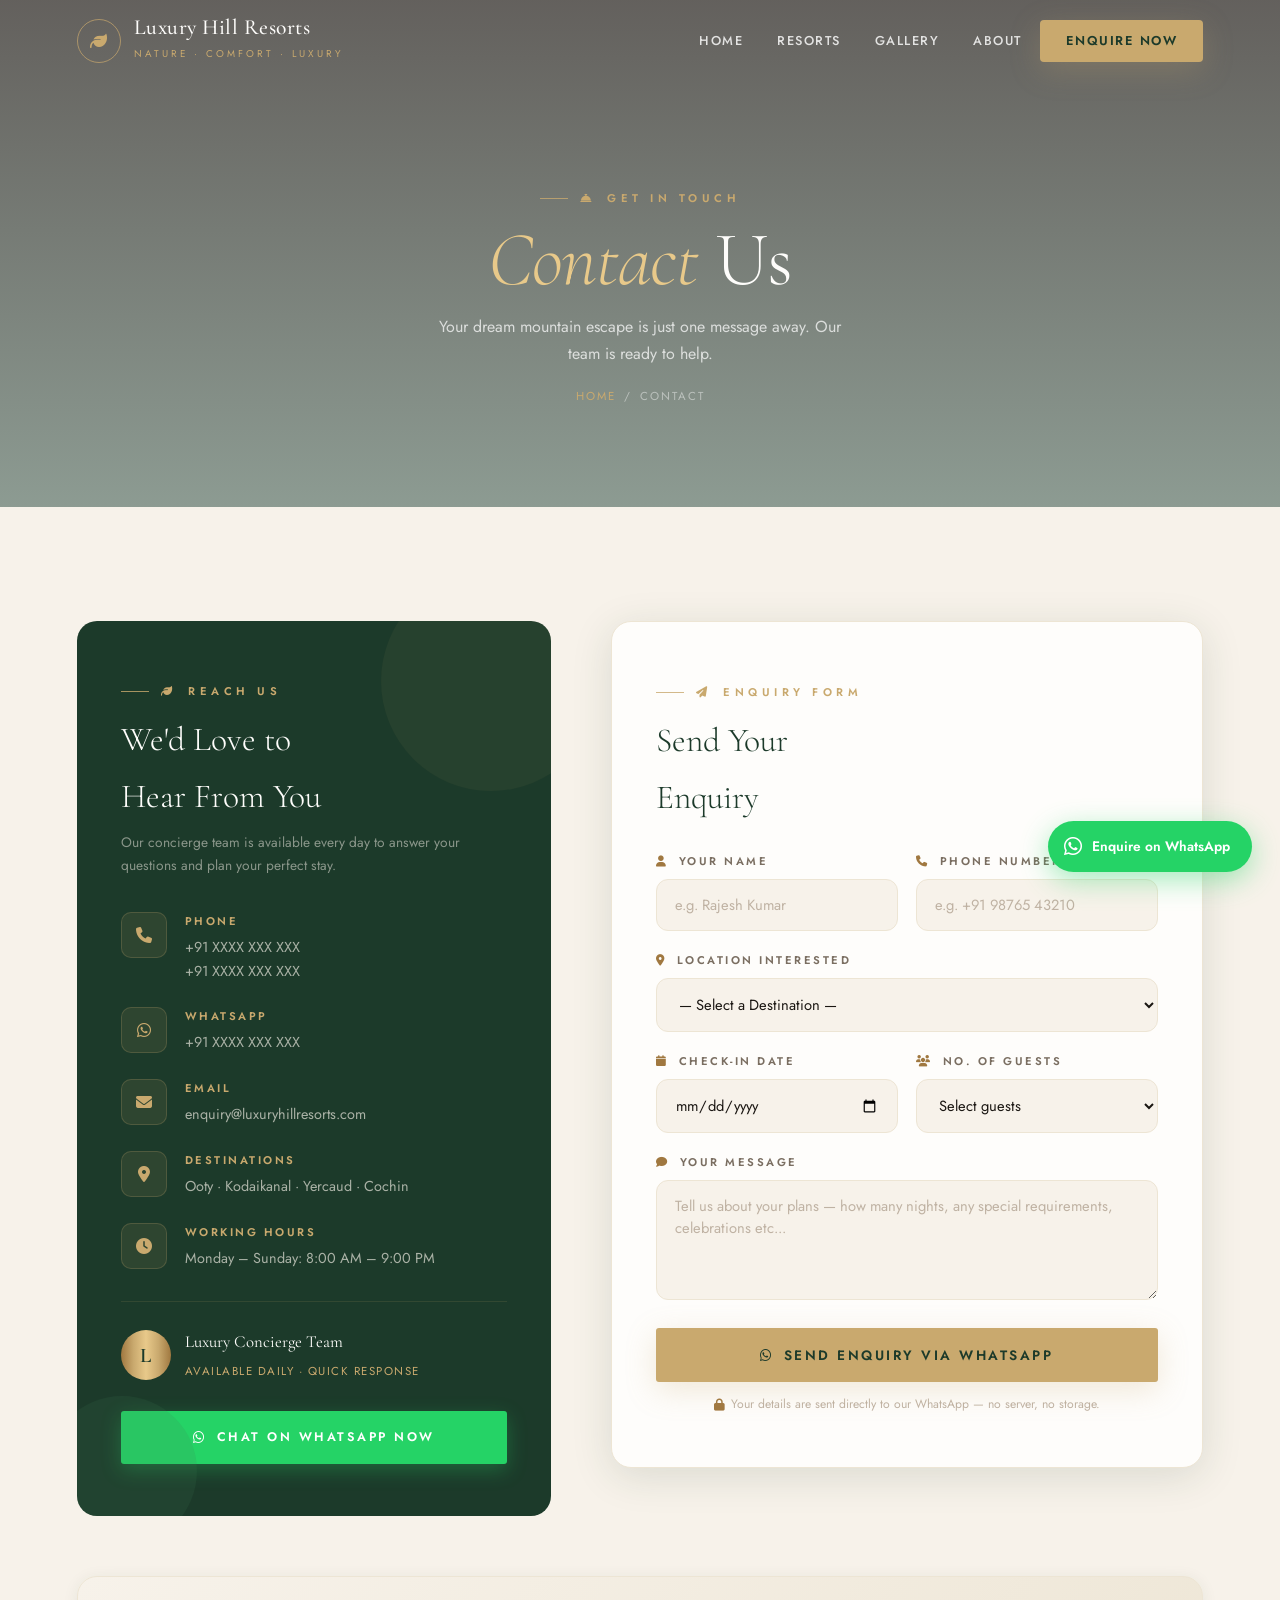
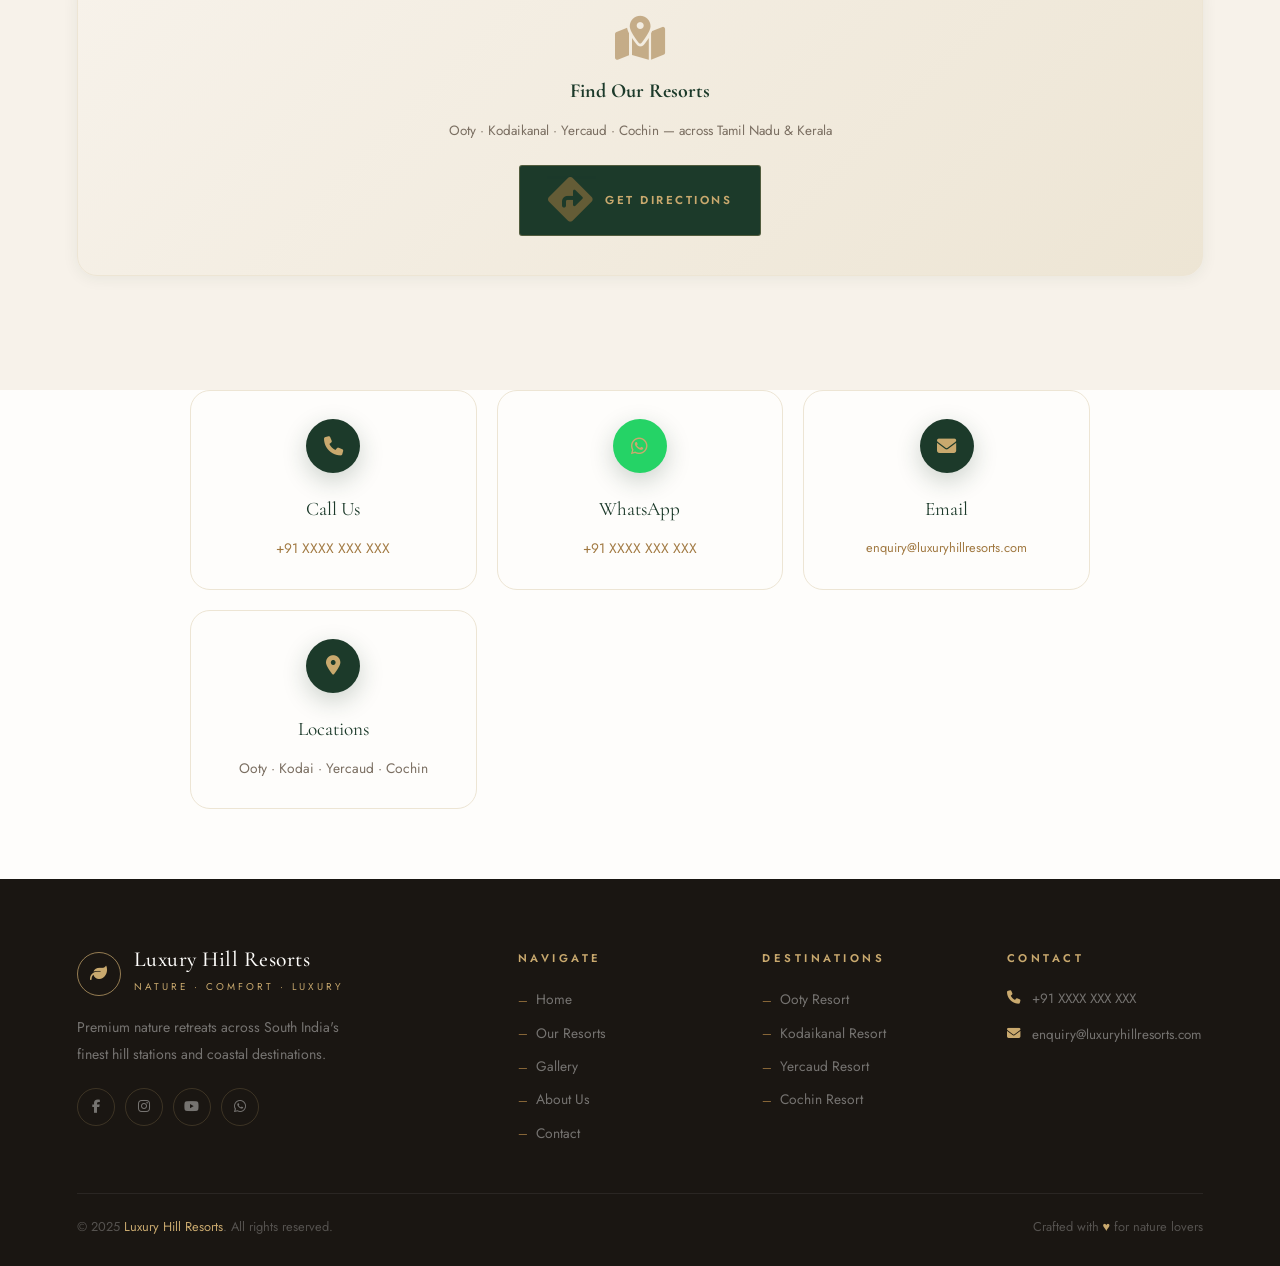
<file: contact.html>
<!DOCTYPE html>
<html lang="en">
<head>
  <meta charset="UTF-8" />
  <meta name="viewport" content="width=device-width, initial-scale=1.0" />
  <title>Contact — Luxury Hill Resorts</title>
  <link rel="stylesheet" href="css/style.css" />
  <link rel="stylesheet" href="https://cdnjs.cloudflare.com/ajax/libs/font-awesome/6.5.0/css/all.min.css" />
</head>
<body>

<nav class="navbar scrolled" id="navbar">
  <div class="nav-logo"><div class="nav-logo-emblem"><i class="fas fa-leaf"></i></div><div class="nav-logo-text"><strong>Luxury Hill Resorts</strong><span>Nature · Comfort · Luxury</span></div></div>
  <div class="nav-links">
    <a href="index.html">Home</a><a href="resorts.html">Resorts</a>
    <a href="gallery.html">Gallery</a><a href="about.html">About</a>
    <a href="contact.html" class="nav-enquire active">Enquire Now</a>
  </div>
  <div class="hamburger" id="hamburger"><span></span><span></span><span></span></div>
</nav>
<div class="mobile-menu" id="mobileMenu">
  <div class="mob-close" id="mobClose"><i class="fas fa-times"></i></div>
  <a href="index.html">Home</a><a href="resorts.html">Resorts</a><a href="gallery.html">Gallery</a><a href="about.html">About</a><a href="contact.html">Contact</a>
</div>

<!-- PAGE HERO -->
<div class="page-hero">
  <div class="page-hero-bg" style="background-image:url('https://images.unsplash.com/photo-1564501049412-61c2a3083791?w=1600&q=80')"></div>
  <div class="page-hero-overlay"></div>
  <div class="page-hero-content">
    <div class="section-label"><i class="fas fa-concierge-bell"></i> Get in Touch</div>
    <h1><em>Contact</em> Us</h1>
    <p>Your dream mountain escape is just one message away. Our team is ready to help.</p>
    <div class="breadcrumb"><a href="index.html">Home</a><span>/</span><span>Contact</span></div>
  </div>
</div>

<!-- CONTACT SECTION -->
<section class="section-pad" style="background:var(--cream);">
  <div class="contact-layout">

    <!-- LEFT: Info -->
    <div class="reveal-left">
      <div class="contact-info-box">
        <div class="section-label" style="margin-bottom:10px;"><i class="fas fa-leaf"></i> Reach Us</div>
        <h3>We'd Love to<br/>Hear From You</h3>
        <p class="sub">Our concierge team is available every day to answer your questions and plan your perfect stay.</p>

        <div class="ci-item">
          <div class="ci-icon"><i class="fas fa-phone"></i></div>
          <div class="ci-text">
            <h5>Phone</h5>
            <p><a href="tel:+91XXXXXXXXXX">+91 XXXX XXX XXX</a></p>
            <p><a href="tel:+91XXXXXXXXXX">+91 XXXX XXX XXX</a></p>
          </div>
        </div>

        <div class="ci-item">
          <div class="ci-icon"><i class="fab fa-whatsapp"></i></div>
          <div class="ci-text">
            <h5>WhatsApp</h5>
            <p><a href="https://wa.me/91XXXXXXXXXX" target="_blank">+91 XXXX XXX XXX</a></p>
          </div>
        </div>

        <div class="ci-item">
          <div class="ci-icon"><i class="fas fa-envelope"></i></div>
          <div class="ci-text">
            <h5>Email</h5>
            <p><a href="mailto:enquiry@luxuryhillresorts.com">enquiry@luxuryhillresorts.com</a></p>
          </div>
        </div>

        <div class="ci-item">
          <div class="ci-icon"><i class="fas fa-map-marker-alt"></i></div>
          <div class="ci-text">
            <h5>Destinations</h5>
            <p>Ooty · Kodaikanal · Yercaud · Cochin</p>
          </div>
        </div>

        <div class="ci-item">
          <div class="ci-icon"><i class="fas fa-clock"></i></div>
          <div class="ci-text">
            <h5>Working Hours</h5>
            <p>Monday – Sunday: 8:00 AM – 9:00 PM</p>
          </div>
        </div>

        <div class="contact-owner">
          <div class="owner-ava">L</div>
          <div>
            <h4>Luxury Concierge Team</h4>
            <span>Available Daily · Quick Response</span>
          </div>
        </div>

        <!-- Quick WhatsApp -->
        <a href="https://wa.me/91XXXXXXXXXX" target="_blank" class="btn btn-wa" style="margin-top:28px;width:100%;justify-content:center;">
          <i class="fab fa-whatsapp"></i> Chat on WhatsApp Now
        </a>
      </div>
    </div>

    <!-- RIGHT: Form -->
    <div class="reveal-right">
      <div class="contact-form-box">
        <div class="section-label" style="margin-bottom:10px;"><i class="fas fa-paper-plane"></i> Enquiry Form</div>
        <h3>Send Your<br/>Enquiry</h3>

        <form id="enquiryForm" novalidate>
          <div class="form-row">
            <div class="form-group">
              <label for="fname"><i class="fas fa-user" style="color:var(--gold-dk);margin-right:5px;"></i> Your Name</label>
              <input type="text" id="fname" name="fname" placeholder="e.g. Rajesh Kumar" autocomplete="name" required />
            </div>
            <div class="form-group">
              <label for="fphone"><i class="fas fa-phone" style="color:var(--gold-dk);margin-right:5px;"></i> Phone Number</label>
              <input type="tel" id="fphone" name="fphone" placeholder="e.g. +91 98765 43210" autocomplete="tel" required />
            </div>
          </div>

          <div class="form-group">
            <label for="flocation"><i class="fas fa-map-marker-alt" style="color:var(--gold-dk);margin-right:5px;"></i> Location Interested</label>
            <select id="flocation" name="flocation" required>
              <option value="">— Select a Destination —</option>
              <option value="Ooty Resort">Ooty Resort</option>
              <option value="Kodaikanal Resort">Kodaikanal Resort</option>
              <option value="Yercaud Resort">Yercaud Resort</option>
              <option value="Cochin Resort">Cochin Resort</option>
              <option value="Multiple Destinations">Multiple Destinations</option>
              <option value="Not Sure Yet">Not Sure Yet</option>
            </select>
          </div>

          <div class="form-row">
            <div class="form-group">
              <label for="fcheckin"><i class="fas fa-calendar" style="color:var(--gold-dk);margin-right:5px;"></i> Check-in Date</label>
              <input type="date" id="fcheckin" name="fcheckin" />
            </div>
            <div class="form-group">
              <label for="fguests"><i class="fas fa-users" style="color:var(--gold-dk);margin-right:5px;"></i> No. of Guests</label>
              <select id="fguests" name="fguests">
                <option value="">Select guests</option>
                <option>1 Guest</option>
                <option>2 Guests</option>
                <option>3 – 4 Guests</option>
                <option>5 – 6 Guests</option>
                <option>7+ Guests</option>
              </select>
            </div>
          </div>

          <div class="form-group">
            <label for="fmessage"><i class="fas fa-comment" style="color:var(--gold-dk);margin-right:5px;"></i> Your Message</label>
            <textarea id="fmessage" name="fmessage" placeholder="Tell us about your plans — how many nights, any special requirements, celebrations etc..." required></textarea>
          </div>

          <button type="submit" class="btn btn-gold" style="width:100%;justify-content:center;font-size:0.85rem;padding:17px;">
            <i class="fab fa-whatsapp"></i> Send Enquiry via WhatsApp
          </button>

          <p class="form-note">
            <i class="fas fa-lock" style="color:var(--gold-dk);"></i>
            Your details are sent directly to our WhatsApp — no server, no storage.
          </p>
        </form>
      </div>
    </div>

  </div>

  <!-- Map Placeholder -->
  <div class="map-box reveal" style="margin-top:60px;">
    <i class="fas fa-map-marked-alt"></i>
    <h4>Find Our Resorts</h4>
    <p>Ooty · Kodaikanal · Yercaud · Cochin — across Tamil Nadu &amp; Kerala</p>
    <a href="https://maps.google.com/?q=Ooty+Tamil+Nadu" target="_blank" class="btn btn-forest btn-sm" style="margin-top:10px;">
      <i class="fas fa-directions"></i> Get Directions
    </a>
    <!--
      Replace this div with a real Google Maps embed:
      <iframe src="https://www.google.com/maps/embed?pb=..." width="100%" height="300"
        style="border:0;border-radius:16px;" allowfullscreen loading="lazy"></iframe>
    -->
  </div>
</section>

<!-- QUICK CONTACT CARDS -->
<section class="section-pad-sm" style="background:var(--white); padding-top:0;">
  <div style="display:grid;grid-template-columns:repeat(auto-fill,minmax(220px,1fr));gap:20px;max-width:900px;margin:0 auto;">
    <div class="value-card reveal" style="padding:28px;text-align:center;">
      <div class="value-icon" style="width:54px;height:54px;font-size:1.2rem;"><i class="fas fa-phone"></i></div>
      <h3 style="font-size:1.2rem;">Call Us</h3>
      <p><a href="tel:+91XXXXXXXXXX" style="color:var(--gold-dk);">+91 XXXX XXX XXX</a></p>
    </div>
    <div class="value-card reveal" style="padding:28px;text-align:center;">
      <div class="value-icon" style="width:54px;height:54px;font-size:1.2rem;background:#25D366;"><i class="fab fa-whatsapp"></i></div>
      <h3 style="font-size:1.2rem;">WhatsApp</h3>
      <p><a href="https://wa.me/91XXXXXXXXXX" target="_blank" style="color:var(--gold-dk);">+91 XXXX XXX XXX</a></p>
    </div>
    <div class="value-card reveal" style="padding:28px;text-align:center;">
      <div class="value-icon" style="width:54px;height:54px;font-size:1.2rem;"><i class="fas fa-envelope"></i></div>
      <h3 style="font-size:1.2rem;">Email</h3>
      <p style="font-size:0.8rem;"><a href="mailto:enquiry@luxuryhillresorts.com" style="color:var(--gold-dk);">enquiry@luxuryhillresorts.com</a></p>
    </div>
    <div class="value-card reveal" style="padding:28px;text-align:center;">
      <div class="value-icon" style="width:54px;height:54px;font-size:1.2rem;"><i class="fas fa-map-marker-alt"></i></div>
      <h3 style="font-size:1.2rem;">Locations</h3>
      <p>Ooty · Kodai · Yercaud · Cochin</p>
    </div>
  </div>
</section>

<footer>
  <div class="footer-top">
    <div class="footer-brand"><div class="nav-logo" style="margin-bottom:0;"><div class="nav-logo-emblem"><i class="fas fa-leaf"></i></div><div class="nav-logo-text"><strong>Luxury Hill Resorts</strong><span>Nature · Comfort · Luxury</span></div></div><p>Premium nature retreats across South India's finest hill stations and coastal destinations.</p><div class="footer-social"><a href="#" class="soc-btn"><i class="fab fa-facebook-f"></i></a><a href="#" class="soc-btn"><i class="fab fa-instagram"></i></a><a href="#" class="soc-btn"><i class="fab fa-youtube"></i></a><a href="https://wa.me/91XXXXXXXXXX" target="_blank" class="soc-btn"><i class="fab fa-whatsapp"></i></a></div></div>
    <div class="footer-col"><h5>Navigate</h5><ul><li><a href="index.html">Home</a></li><li><a href="resorts.html">Our Resorts</a></li><li><a href="gallery.html">Gallery</a></li><li><a href="about.html">About Us</a></li><li><a href="contact.html">Contact</a></li></ul></div>
    <div class="footer-col"><h5>Destinations</h5><ul><li><a href="resorts.html#ooty">Ooty Resort</a></li><li><a href="resorts.html#kodaikanal">Kodaikanal Resort</a></li><li><a href="resorts.html#yercaud">Yercaud Resort</a></li><li><a href="resorts.html#cochin">Cochin Resort</a></li></ul></div>
    <div class="footer-col"><h5>Contact</h5><div class="ftr-ci"><i class="fas fa-phone"></i><span>+91 XXXX XXX XXX</span></div><div class="ftr-ci"><i class="fas fa-envelope"></i><span>enquiry@luxuryhillresorts.com</span></div></div>
  </div>
  <div class="footer-bottom"><p>&copy; 2025 <span class="gold">Luxury Hill Resorts</span>. All rights reserved.</p><p>Crafted with <span style="color:#C9A96E;">♥</span> for nature lovers</p></div>
</footer>
<a href="https://wa.me/91XXXXXXXXXX" target="_blank" class="wa-float"><i class="fab fa-whatsapp"></i><span>Enquire on WhatsApp</span></a>
<script src="js/script.js"></script>
</body>
</html>
</file>
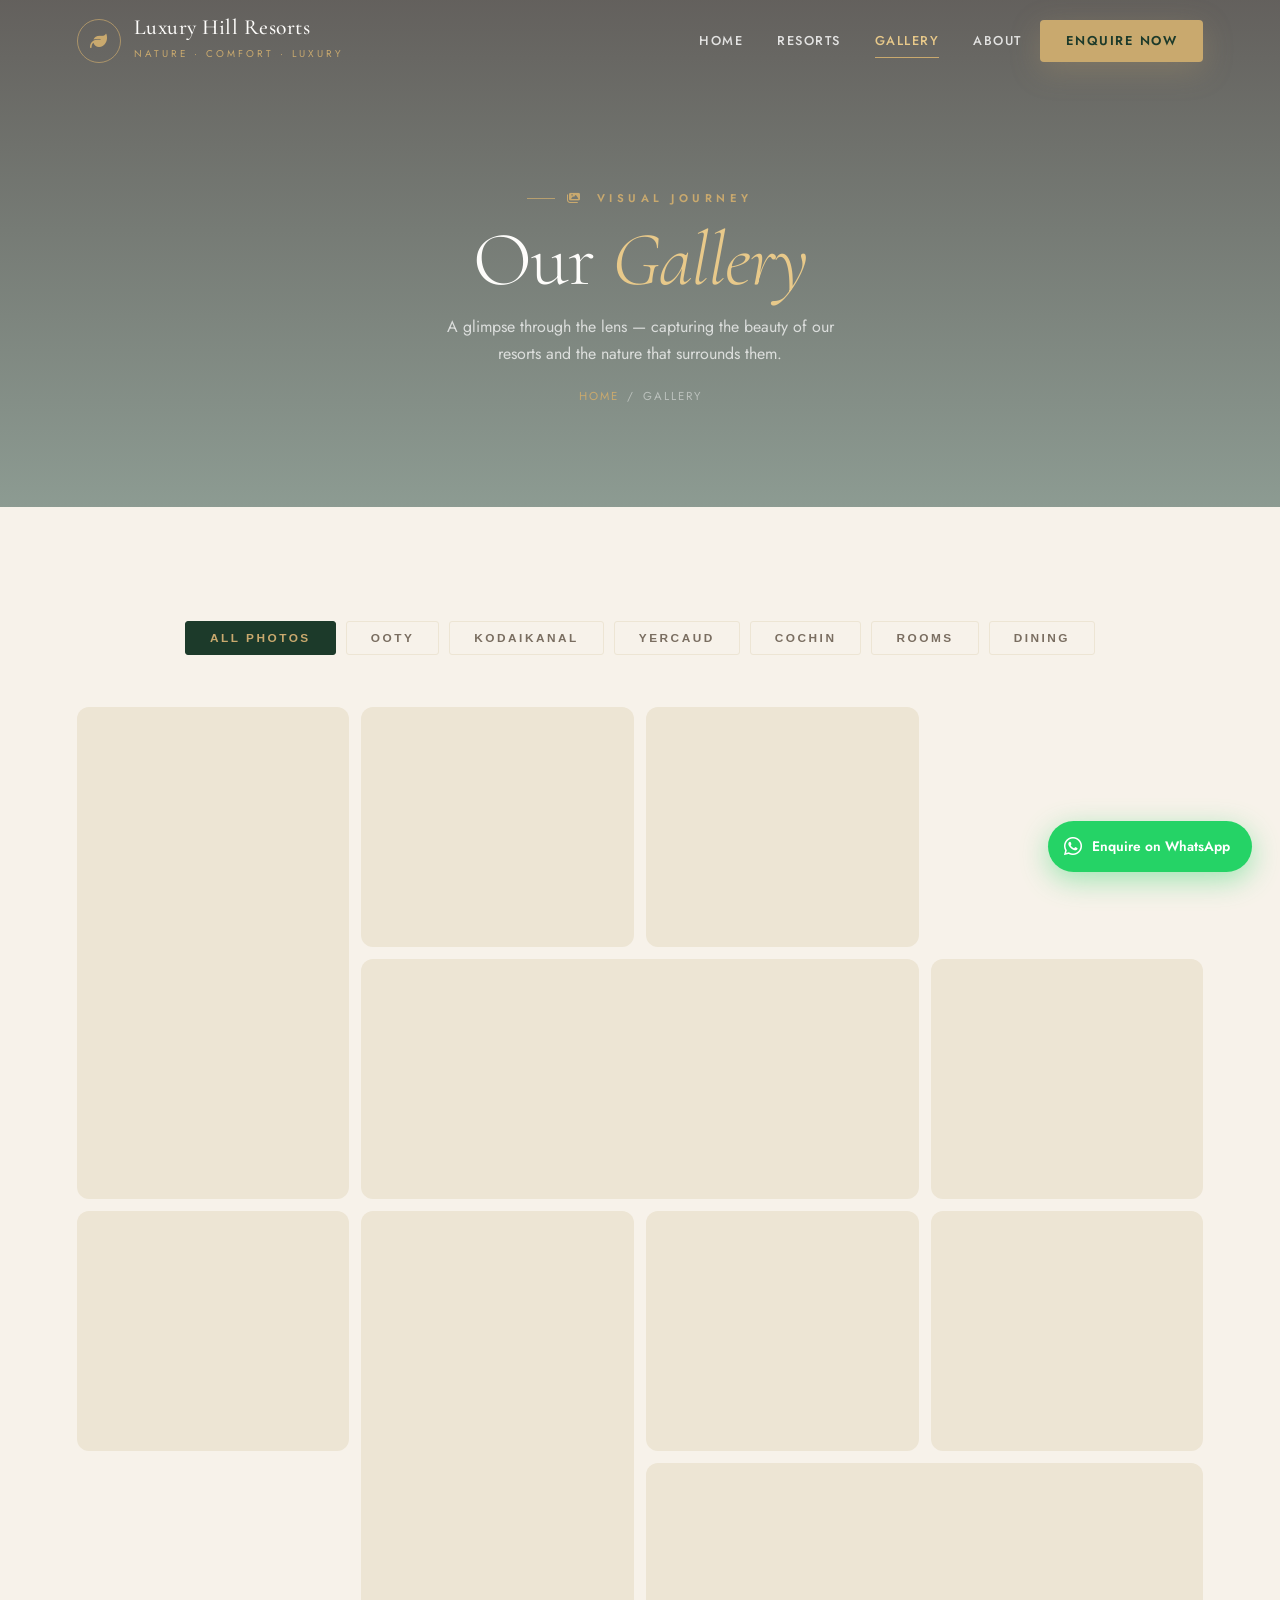
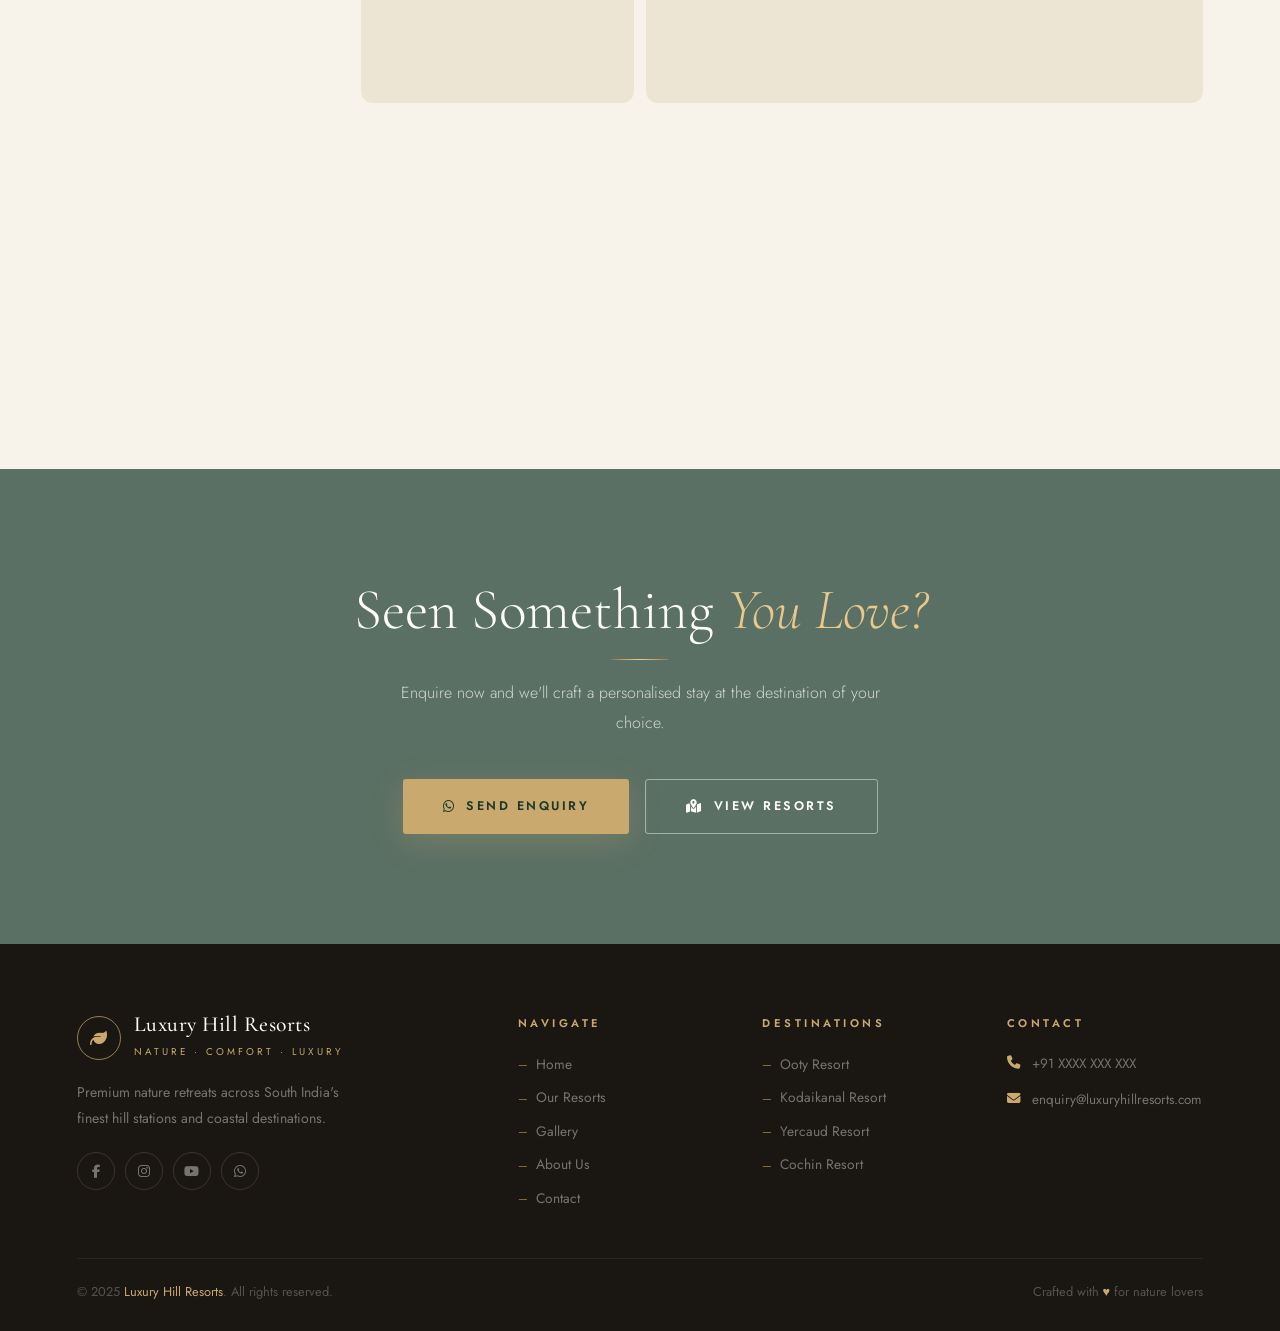
<file: gallery.html>
<!DOCTYPE html>
<html lang="en">
<head>
  <meta charset="UTF-8" />
  <meta name="viewport" content="width=device-width, initial-scale=1.0" />
  <title>Gallery — Luxury Hill Resorts</title>
  <link rel="stylesheet" href="css/style.css" />
  <link rel="stylesheet" href="https://cdnjs.cloudflare.com/ajax/libs/font-awesome/6.5.0/css/all.min.css" />
</head>
<body>

<nav class="navbar scrolled" id="navbar">
  <div class="nav-logo">
    <div class="nav-logo-emblem"><i class="fas fa-leaf"></i></div>
    <div class="nav-logo-text"><strong>Luxury Hill Resorts</strong><span>Nature · Comfort · Luxury</span></div>
  </div>
  <div class="nav-links">
    <a href="index.html">Home</a>
    <a href="resorts.html">Resorts</a>
    <a href="gallery.html" class="active">Gallery</a>
    <a href="about.html">About</a>
    <a href="contact.html" class="nav-enquire">Enquire Now</a>
  </div>
  <div class="hamburger" id="hamburger"><span></span><span></span><span></span></div>
</nav>
<div class="mobile-menu" id="mobileMenu">
  <div class="mob-close" id="mobClose"><i class="fas fa-times"></i></div>
  <a href="index.html">Home</a><a href="resorts.html">Resorts</a>
  <a href="gallery.html">Gallery</a><a href="about.html">About</a><a href="contact.html">Contact</a>
</div>

<!-- PAGE HERO -->
<div class="page-hero">
  <div class="page-hero-bg" style="background-image:url('https://images.unsplash.com/photo-1571896349842-33c89424de2d?w=1600&q=80')"></div>
  <div class="page-hero-overlay"></div>
  <div class="page-hero-content">
    <div class="section-label"><i class="fas fa-images"></i> Visual Journey</div>
    <h1>Our <em>Gallery</em></h1>
    <p>A glimpse through the lens — capturing the beauty of our resorts and the nature that surrounds them.</p>
    <div class="breadcrumb"><a href="index.html">Home</a><span>/</span><span>Gallery</span></div>
  </div>
</div>

<!-- GALLERY SECTION -->
<section class="section-pad" style="background:var(--cream);">

  <!-- Filter buttons -->
  <div class="gallery-filters">
    <button class="gal-btn active" data-cat="all">All Photos</button>
    <button class="gal-btn" data-cat="ooty">Ooty</button>
    <button class="gal-btn" data-cat="kodaikanal">Kodaikanal</button>
    <button class="gal-btn" data-cat="yercaud">Yercaud</button>
    <button class="gal-btn" data-cat="cochin">Cochin</button>
    <button class="gal-btn" data-cat="rooms">Rooms</button>
    <button class="gal-btn" data-cat="dining">Dining</button>
  </div>

  <!-- Masonry Grid -->
  <div class="gallery-masonry stagger">

    <!-- Row 1 -->
    <div class="gal-item tall reveal" data-cat="ooty" data-title="Nilgiri Morning Mist" data-loc="Ooty Resort">
      <div class="gal-item-bg" style="background-image:url('https://images.unsplash.com/photo-1598896174991-2ec1c5da65f1?w=600&q=80')"></div>
      <div class="gal-overlay"><span>Nilgiri Morning</span></div>
      <div class="gal-zoom"><i class="fas fa-search-plus"></i></div>
    </div>

    <div class="gal-item reveal" data-cat="rooms" data-title="Luxury Suite Interior" data-loc="All Resorts">
      <div class="gal-item-bg" style="background-image:url('https://images.unsplash.com/photo-1631049307264-da0ec9d70304?w=600&q=80')"></div>
      <div class="gal-overlay"><span>Luxury Suite</span></div>
      <div class="gal-zoom"><i class="fas fa-search-plus"></i></div>
    </div>

    <div class="gal-item reveal" data-cat="kodaikanal" data-title="Pine Forest Trail" data-loc="Kodaikanal Resort">
      <div class="gal-item-bg" style="background-image:url('https://images.unsplash.com/photo-1475924156734-496f6cac6ec1?w=600&q=80')"></div>
      <div class="gal-overlay"><span>Pine Forest Trail</span></div>
      <div class="gal-zoom"><i class="fas fa-search-plus"></i></div>
    </div>

    <!-- Row 2 -->
    <div class="gal-item wide reveal" data-cat="ooty" data-title="Tea Garden Sunrise" data-loc="Ooty Resort">
      <div class="gal-item-bg" style="background-image:url('https://images.unsplash.com/photo-1558618666-fcd25c85cd64?w=900&q=80')"></div>
      <div class="gal-overlay"><span>Tea Garden Sunrise</span></div>
      <div class="gal-zoom"><i class="fas fa-search-plus"></i></div>
    </div>

    <div class="gal-item reveal" data-cat="dining" data-title="Forest Dining Experience" data-loc="All Resorts">
      <div class="gal-item-bg" style="background-image:url('https://images.unsplash.com/photo-1414235077428-338989a2e8c0?w=600&q=80')"></div>
      <div class="gal-overlay"><span>Forest Dining</span></div>
      <div class="gal-zoom"><i class="fas fa-search-plus"></i></div>
    </div>

    <div class="gal-item reveal" data-cat="yercaud" data-title="Coffee Estate Walk" data-loc="Yercaud Resort">
      <div class="gal-item-bg" style="background-image:url('https://images.unsplash.com/photo-1516939884455-1445c8652f83?w=600&q=80')"></div>
      <div class="gal-overlay"><span>Coffee Estate</span></div>
      <div class="gal-zoom"><i class="fas fa-search-plus"></i></div>
    </div>

    <div class="gal-item tall reveal" data-cat="cochin" data-title="Backwater Sunset" data-loc="Cochin Resort">
      <div class="gal-item-bg" style="background-image:url('https://images.unsplash.com/photo-1602216056096-3b40cc0c9944?w=600&q=80')"></div>
      <div class="gal-overlay"><span>Backwater Sunset</span></div>
      <div class="gal-zoom"><i class="fas fa-search-plus"></i></div>
    </div>

    <!-- Row 3 -->
    <div class="gal-item reveal" data-cat="rooms" data-title="Premium King Bedroom" data-loc="Kodaikanal Resort">
      <div class="gal-item-bg" style="background-image:url('https://images.unsplash.com/photo-1540518614846-7eded433c457?w=600&q=80')"></div>
      <div class="gal-overlay"><span>King Bedroom</span></div>
      <div class="gal-zoom"><i class="fas fa-search-plus"></i></div>
    </div>

    <div class="gal-item reveal" data-cat="kodaikanal" data-title="Lake View Morning" data-loc="Kodaikanal Resort">
      <div class="gal-item-bg" style="background-image:url('https://images.unsplash.com/photo-1586348943529-beaae6c28db9?w=600&q=80')"></div>
      <div class="gal-overlay"><span>Lake View Morning</span></div>
      <div class="gal-zoom"><i class="fas fa-search-plus"></i></div>
    </div>

    <div class="gal-item wide reveal" data-cat="cochin" data-title="Cochin Heritage Walk" data-loc="Cochin Resort">
      <div class="gal-item-bg" style="background-image:url('https://images.unsplash.com/photo-1564507592333-c60657eea523?w=900&q=80')"></div>
      <div class="gal-overlay"><span>Heritage Walk</span></div>
      <div class="gal-zoom"><i class="fas fa-search-plus"></i></div>
    </div>

    <div class="gal-item reveal" data-cat="dining" data-title="Breakfast in the Hills" data-loc="Ooty Resort">
      <div class="gal-item-bg" style="background-image:url('https://images.unsplash.com/photo-1533089860892-a7c6f10a081a?w=600&q=80')"></div>
      <div class="gal-overlay"><span>Breakfast in Hills</span></div>
      <div class="gal-zoom"><i class="fas fa-search-plus"></i></div>
    </div>

    <div class="gal-item reveal" data-cat="yercaud" data-title="Forest Cottage Exterior" data-loc="Yercaud Resort">
      <div class="gal-item-bg" style="background-image:url('https://images.unsplash.com/photo-1520250497591-112f2f40a3f4?w=600&q=80')"></div>
      <div class="gal-overlay"><span>Forest Cottage</span></div>
      <div class="gal-zoom"><i class="fas fa-search-plus"></i></div>
    </div>

    <div class="gal-item reveal" data-cat="rooms" data-title="Balcony with Mountain View" data-loc="Ooty Resort">
      <div class="gal-item-bg" style="background-image:url('https://images.unsplash.com/photo-1571003123894-1f0594d2b5d9?w=600&q=80')"></div>
      <div class="gal-overlay"><span>Mountain View Balcony</span></div>
      <div class="gal-zoom"><i class="fas fa-search-plus"></i></div>
    </div>

  </div>
</section>

<!-- LIGHTBOX -->
<div class="lightbox" id="lightbox">
  <div class="lb-close-btn" id="lbClose"><i class="fas fa-times"></i></div>
  <div class="lb-nav" id="lbPrev"><i class="fas fa-chevron-left"></i></div>
  <div class="lb-nav" id="lbNext"><i class="fas fa-chevron-right"></i></div>
  <div class="lb-wrap">
    <div class="lb-visual">
      <i class="fas fa-image"></i>
      <p>Resort Photography</p>
    </div>
    <div class="lb-info">
      <h4 class="lb-title">Photo Title</h4>
      <span class="lb-loc">Location</span>
    </div>
  </div>
</div>

<!-- CTA -->
<section class="cta-banner">
  <h2 class="section-title light" style="margin-bottom:14px;">Seen Something <em>You Love?</em></h2>
  <div class="gold-rule center"></div>
  <p class="section-desc light" style="margin:16px auto 40px;">Enquire now and we'll craft a personalised stay at the destination of your choice.</p>
  <div class="cta-btns">
    <button class="btn btn-gold" onclick="waEnquire('Gallery Enquiry')">
      <i class="fab fa-whatsapp"></i> Send Enquiry
    </button>
    <a href="resorts.html" class="btn btn-outline"><i class="fas fa-map-marked-alt"></i> View Resorts</a>
  </div>
</section>

<footer>
  <div class="footer-top">
    <div class="footer-brand">
      <div class="nav-logo" style="margin-bottom:0;"><div class="nav-logo-emblem"><i class="fas fa-leaf"></i></div><div class="nav-logo-text"><strong>Luxury Hill Resorts</strong><span>Nature · Comfort · Luxury</span></div></div>
      <p>Premium nature retreats across South India's finest hill stations and coastal destinations.</p>
      <div class="footer-social"><a href="#" class="soc-btn"><i class="fab fa-facebook-f"></i></a><a href="#" class="soc-btn"><i class="fab fa-instagram"></i></a><a href="#" class="soc-btn"><i class="fab fa-youtube"></i></a><a href="https://wa.me/91XXXXXXXXXX" target="_blank" class="soc-btn"><i class="fab fa-whatsapp"></i></a></div>
    </div>
    <div class="footer-col"><h5>Navigate</h5><ul><li><a href="index.html">Home</a></li><li><a href="resorts.html">Our Resorts</a></li><li><a href="gallery.html">Gallery</a></li><li><a href="about.html">About Us</a></li><li><a href="contact.html">Contact</a></li></ul></div>
    <div class="footer-col"><h5>Destinations</h5><ul><li><a href="resorts.html#ooty">Ooty Resort</a></li><li><a href="resorts.html#kodaikanal">Kodaikanal Resort</a></li><li><a href="resorts.html#yercaud">Yercaud Resort</a></li><li><a href="resorts.html#cochin">Cochin Resort</a></li></ul></div>
    <div class="footer-col"><h5>Contact</h5><div class="ftr-ci"><i class="fas fa-phone"></i><span>+91 XXXX XXX XXX</span></div><div class="ftr-ci"><i class="fas fa-envelope"></i><span>enquiry@luxuryhillresorts.com</span></div></div>
  </div>
  <div class="footer-bottom"><p>&copy; 2025 <span class="gold">Luxury Hill Resorts</span>. All rights reserved.</p><p>Crafted with <span style="color:#C9A96E;">♥</span> for nature lovers</p></div>
</footer>
<a href="https://wa.me/91XXXXXXXXXX" target="_blank" class="wa-float"><i class="fab fa-whatsapp"></i><span>Enquire on WhatsApp</span></a>
<script src="js/script.js"></script>
</body>
</html>
</file>
<file: css/style.css>
/* =====================================================
   LUXURY HILL RESORTS — Premium CSS Stylesheet
   Palette: Deep Forest Green · Warm Gold · Ivory Cream
   Fonts: Cormorant Garamond (display) + Jost (body)
   ===================================================== */

@import url('https://fonts.googleapis.com/css2?family=Cormorant+Garamond:ital,wght@0,300;0,400;0,500;0,600;1,300;1,400;1,600&family=Jost:wght@300;400;500;600;700&display=swap');

/* ============================================================
   CSS VARIABLES
   ============================================================ */
:root {
  --forest:     #1C3A2A;
  --forest-md:  #2D5A3D;
  --forest-lt:  #3D7A52;
  --gold:       #C9A96E;
  --gold-lt:    #E8C98A;
  --gold-dk:    #A07840;
  --cream:      #F7F2EA;
  --cream-dk:   #EDE5D4;
  --stone:      #7A6E61;
  --stone-lt:   #BFB2A3;
  --charcoal:   #1A1612;
  --white:      #FEFDFB;

  --grad-forest:   linear-gradient(135deg, #1C3A2A, #2D5A3D);
  --grad-gold:     linear-gradient(90deg, #A07840, #C9A96E, #E8C98A, #C9A96E, #A07840);
  --grad-hero:     linear-gradient(180deg, rgba(28,58,42,0.5) 0%, rgba(28,58,42,0.15) 40%, rgba(28,58,42,0.72) 100%);
  --grad-card:     linear-gradient(180deg, transparent 35%, rgba(20,40,28,0.95) 100%);
  --grad-warm:     linear-gradient(135deg, #F7F2EA, #EDE5D4);

  --font-display: 'Cormorant Garamond', serif;
  --font-body:    'Jost', sans-serif;

  --radius:    12px;
  --radius-lg: 20px;
  --radius-xl: 40px;

  --shadow-sm:  0 2px 16px rgba(28,58,42,0.07);
  --shadow-md:  0 8px 40px rgba(28,58,42,0.13);
  --shadow-lg:  0 24px 70px rgba(28,58,42,0.18);
  --shadow-gold:0 8px 30px rgba(201,169,110,0.25);
}

/* ============================================================
   RESET & BASE
   ============================================================ */
*, *::before, *::after { box-sizing: border-box; margin: 0; padding: 0; }
html { scroll-behavior: smooth; }
body {
  font-family: var(--font-body);
  background: var(--white);
  color: var(--charcoal);
  overflow-x: hidden;
  line-height: 1.7;
}
a { color: inherit; text-decoration: none; }
img { max-width: 100%; display: block; }
ul { list-style: none; }

::-webkit-scrollbar { width: 5px; }
::-webkit-scrollbar-track { background: var(--cream); }
::-webkit-scrollbar-thumb { background: var(--gold); border-radius: 3px; }

/* ============================================================
   NAVBAR
   ============================================================ */
.navbar {
  position: fixed; top: 0; left: 0; right: 0; z-index: 1000;
  display: flex; align-items: center; justify-content: space-between;
  padding: 0 6%; height: 82px;
  background: transparent;
  transition: all 0.4s ease;
}
.navbar.scrolled {
  background: rgba(26,22,18,0.96);
  backdrop-filter: blur(20px);
  height: 66px;
  box-shadow: 0 4px 30px rgba(0,0,0,0.3);
}
.nav-logo { display: flex; align-items: center; gap: 13px; }
.nav-logo-emblem {
  width: 44px; height: 44px; border-radius: 50%;
  border: 1.5px solid rgba(201,169,110,0.7);
  display: flex; align-items: center; justify-content: center;
  color: var(--gold); font-size: 1.05rem; flex-shrink: 0;
}
.nav-logo-text strong {
  display: block; font-family: var(--font-display);
  font-size: 1.35rem; font-weight: 500; color: var(--white);
  letter-spacing: 0.5px; line-height: 1;
}
.nav-logo-text span {
  font-size: 0.62rem; color: var(--gold); letter-spacing: 3px;
  text-transform: uppercase; font-weight: 400;
}
.nav-links { display: flex; align-items: center; gap: 2px; }
.nav-links a {
  font-family: var(--font-body); font-size: 0.8rem; font-weight: 500;
  letter-spacing: 1.5px; text-transform: uppercase;
  color: rgba(255,255,255,0.82); padding: 8px 16px; border-radius: 4px;
  transition: all 0.3s; position: relative;
}
.nav-links a::after {
  content: ''; position: absolute; bottom: 2px; left: 50%; right: 50%;
  height: 1px; background: var(--gold); transition: all 0.35s;
}
.nav-links a:hover, .nav-links a.active { color: var(--gold-lt); }
.nav-links a:hover::after, .nav-links a.active::after { left: 16px; right: 16px; }
.nav-enquire {
  padding: 10px 26px !important; border-radius: 4px !important;
  background: var(--gold) !important; color: var(--forest) !important;
  font-weight: 600 !important; box-shadow: var(--shadow-gold);
}
.nav-enquire:hover {
  background: var(--gold-lt) !important;
  transform: translateY(-2px);
  box-shadow: 0 10px 28px rgba(201,169,110,0.4) !important;
}
.nav-enquire::after { display: none !important; }
.hamburger { display: none; flex-direction: column; gap: 5px; cursor: pointer; padding: 6px; }
.hamburger span { display: block; width: 24px; height: 1.5px; background: var(--white); border-radius: 2px; transition: all 0.3s; }
.hamburger.open span:nth-child(1) { transform: translateY(6.5px) rotate(45deg); }
.hamburger.open span:nth-child(2) { opacity: 0; }
.hamburger.open span:nth-child(3) { transform: translateY(-6.5px) rotate(-45deg); }
.mobile-menu {
  display: none; position: fixed; inset: 0; z-index: 999;
  background: var(--charcoal);
  flex-direction: column; align-items: center; justify-content: center; gap: 6px;
}
.mobile-menu.open { display: flex; }
.mobile-menu a {
  font-family: var(--font-display); font-size: 2.4rem; font-weight: 300;
  color: var(--cream); letter-spacing: 2px; padding: 10px 40px;
  transition: color 0.3s; font-style: italic;
}
.mobile-menu a:hover { color: var(--gold); }
.mob-close {
  position: absolute; top: 28px; right: 28px;
  color: var(--gold-lt); font-size: 1.4rem; cursor: pointer;
  width: 42px; height: 42px; display: flex; align-items: center; justify-content: center;
  border: 1px solid rgba(201,169,110,0.3); border-radius: 50%; transition: all 0.3s;
}
.mob-close:hover { background: var(--gold); color: var(--forest); }

/* ============================================================
   HERO
   ============================================================ */
.hero {
  position: relative; min-height: 100vh;
  display: flex; align-items: center;
  overflow: visible;
  padding-bottom: 120px; 
}
.hero-bg {
  position: absolute; inset: 0;
  background:
    var(--grad-hero),
    url('https://images.unsplash.com/photo-1506905925346-21bda4d32df4?w=1800&q=80') center/cover no-repeat;
  animation: heroZoom 22s ease-in-out infinite alternate;
}
@keyframes heroZoom { from{transform:scale(1.03);} to{transform:scale(1.1);} }
.hero-vignette {
  position: absolute; inset: 0; z-index: 1;
  background: radial-gradient(ellipse 100% 100% at 50% 50%, transparent 30%, rgba(20,36,26,0.6) 100%);
}
.hero-content {
  position: relative; z-index: 2;
  padding: 0 6%; margin-top: 42px; max-width: 900px;
}
.hero-eyebrow {
  display: inline-flex; align-items: center; gap: 16px;
  font-size: 0.7rem; font-weight: 600; letter-spacing: 5px; text-transform: uppercase;
  color: var(--gold); margin-bottom: 26px;
  animation: fadeInUp 0.9s ease both;
}
.hero-eyebrow::before, .hero-eyebrow::after {
  content: ''; display: block; width: 40px; height: 1px; background: var(--gold); opacity: 0.7;
}
.hero-title {
  font-family: var(--font-display);
  font-size: clamp(4rem, 8.5vw, 8.5rem);
  font-weight: 300; line-height: 0.93; color: var(--white);
  margin-bottom: 10px; letter-spacing: -2px;
  animation: fadeInUp 0.9s ease 0.1s both;
}
.hero-title em { font-style: italic; color: var(--gold-lt); display: block; }
.hero-sub {
  font-size: clamp(0.95rem, 1.5vw, 1.12rem);
  font-weight: 300; color: rgba(247,242,234,0.78);
  letter-spacing: 1.5px; margin-bottom: 52px;
  max-width: 420px; line-height: 1.9;
  animation: fadeInUp 0.9s ease 0.2s both;
}
.hero-cta-row {
  display: flex; gap: 16px; align-items: center; flex-wrap: wrap;
  animation: fadeInUp 0.9s ease 0.3s both;
}
.hero-scroll-hint {
  position: absolute; bottom: 38px; left: 50%; transform: translateX(-50%);
  z-index: 2; display: flex; flex-direction: column; align-items: center; gap: 10px;
  animation: fadeInUp 0.9s ease 0.6s both; cursor: pointer;
}
.hero-scroll-hint span { font-size: 0.62rem; letter-spacing: 3.5px; text-transform: uppercase; color: rgba(255,255,255,0.5); }
.scroll-bar {
  width: 1px; height: 52px;
  background: linear-gradient(to bottom, var(--gold), transparent);
  animation: scrollPulse 2.2s ease-in-out infinite;
}
@keyframes scrollPulse { 0%,100%{opacity:0.35;transform:scaleY(0.7);}50%{opacity:1;transform:scaleY(1);} }

/* Location strip at bottom of hero */
.hero-locations {
  position: absolute; bottom: 0; left: 0; right: 0; z-index: 2;
  background: rgba(26,22,18,0.82); backdrop-filter: blur(16px);
  border-top: 1px solid rgba(201,169,110,0.18);
  display: grid; grid-template-columns: repeat(4,1fr);
}
.hloc {
  padding: 22px 28px; display: flex; align-items: center; gap: 14px;
  border-right: 1px solid rgba(201,169,110,0.12); cursor: pointer; transition: all 0.3s;
}
.hloc:last-child { border-right: none; }
.hloc:hover { background: rgba(201,169,110,0.06); }
.hloc-icon {
  width: 40px; height: 40px; border-radius: 50%; flex-shrink: 0;
  background: rgba(201,169,110,0.1); border: 1px solid rgba(201,169,110,0.25);
  display: flex; align-items: center; justify-content: center;
  color: var(--gold); font-size: 0.95rem;
}
.hloc strong { display: block; font-family: var(--font-display); font-size: 1.1rem; font-weight: 500; color: var(--white); }
.hloc span { font-size: 0.68rem; letter-spacing: 1.5px; text-transform: uppercase; color: var(--gold); }

/* ============================================================
   BUTTONS
   ============================================================ */
.btn {
  display: inline-flex; align-items: center; gap: 10px;
  padding: 16px 40px; font-family: var(--font-body);
  font-size: 0.78rem; font-weight: 600; letter-spacing: 2.5px; text-transform: uppercase;
  border: none; cursor: pointer; border-radius: 3px; transition: all 0.35s;
  position: relative; overflow: hidden;
}
.btn::before {
  content: ''; position: absolute; inset: 0;
  background: rgba(255,255,255,0.1); transform: translateX(-100%); transition: transform 0.4s;
}
.btn:hover::before { transform: translateX(0); }
.btn-gold  { background: var(--gold); color: var(--forest); box-shadow: var(--shadow-gold); }
.btn-gold:hover { background: var(--gold-lt); transform: translateY(-3px); box-shadow: 0 14px 36px rgba(201,169,110,0.42); }
.btn-outline { background: transparent; color: var(--white); border: 1px solid rgba(255,255,255,0.45); }
.btn-outline:hover { border-color: var(--gold); color: var(--gold); transform: translateY(-3px); }
.btn-forest { background: var(--forest); color: var(--gold); border: 1px solid rgba(201,169,110,0.3); }
.btn-forest:hover { background: var(--forest-md); transform: translateY(-3px); box-shadow: var(--shadow-md); }
.btn-sm { padding: 12px 28px; font-size: 0.72rem; }
.btn-wa { background: #25D366; color: #fff; box-shadow: 0 6px 20px rgba(37,211,102,0.3); }
.btn-wa:hover { background: #1db954; transform: translateY(-3px); box-shadow: 0 12px 30px rgba(37,211,102,0.44); }
.btn i { font-size: 0.82rem; }

/* ============================================================
   SECTION COMMONS
   ============================================================ */
.section-pad { padding: 114px 6%; }
.section-pad-sm { padding: 70px 6%; }
.section-label {
  display: inline-flex; align-items: center; gap: 12px;
  font-size: 0.7rem; font-weight: 600; letter-spacing: 4.5px; text-transform: uppercase;
  color: var(--gold); margin-bottom: 14px;
}
.section-label::before { content:''; display:block; width:28px; height:1px; background:var(--gold); opacity:0.8; }
.section-title {
  font-family: var(--font-display); font-size: clamp(2.4rem, 4.5vw, 4rem);
  font-weight: 300; line-height: 1.08; color: var(--forest); margin-bottom: 18px;
}
.section-title em { font-style: italic; color: var(--gold-dk); }
.section-title.light { color: var(--white); }
.section-title.light em { color: var(--gold-lt); }
.section-desc { font-size: 1rem; color: var(--stone); font-weight: 300; max-width: 500px; line-height: 1.9; }
.section-desc.light { color: rgba(247,242,234,0.72); }
.section-header { margin-bottom: 64px; }
.section-header.center { text-align: center; }
.section-header.center .section-label { justify-content: center; }
.section-header.center .section-desc { margin: 0 auto; }
.gold-rule { width: 56px; height: 1px; background: var(--grad-gold); margin: 18px 0; }
.gold-rule.center { margin: 18px auto; }

/* ============================================================
   INTRO SECTION
   ============================================================ */
.intro-section { background: var(--white); }
.intro-grid { display: grid; grid-template-columns: 1fr 1.1fr; gap: 80px; align-items: center; }
.intro-image-wrap {
  position: relative; border-radius: var(--radius-lg); overflow: hidden; aspect-ratio: 3/4;
  box-shadow: var(--shadow-lg);
}
.intro-image-wrap img { width:100%; height:100%; object-fit:cover; transition:transform 0.8s ease; }
.intro-image-wrap:hover img { transform:scale(1.04); }
.intro-img-overlay { position:absolute; inset:0; background:linear-gradient(to bottom, transparent 55%, rgba(28,58,42,0.55) 100%); }
.intro-badge {
  position: absolute; bottom: 28px; left: 28px;
  background: rgba(26,22,18,0.82); backdrop-filter: blur(14px);
  border: 1px solid rgba(201,169,110,0.3); border-radius: 10px; padding: 16px 22px;
}
.intro-badge strong { display:block; font-family:var(--font-display); font-size:2.6rem; font-weight:400; color:var(--gold); line-height:1; }
.intro-badge span   { font-size:0.7rem; color:rgba(247,242,234,0.65); letter-spacing:2px; text-transform:uppercase; }
.intro-feats { display:grid; grid-template-columns:1fr 1fr; gap:14px; margin-top:36px; }
.intro-feat {
  padding:20px; border-radius:var(--radius); border:1px solid var(--cream-dk);
  background:var(--cream); display:flex; align-items:flex-start; gap:13px; transition:all 0.3s;
}
.intro-feat:hover { border-color:var(--gold); transform:translateY(-3px); box-shadow:var(--shadow-sm); }
.feat-icon-box {
  width:42px; height:42px; border-radius:9px; flex-shrink:0;
  background:var(--forest); color:var(--gold);
  display:flex; align-items:center; justify-content:center; font-size:0.95rem;
}
.intro-feat h4 { font-size:0.88rem; font-weight:600; color:var(--forest); margin-bottom:3px; }
.intro-feat p  { font-size:0.8rem; color:var(--stone); line-height:1.6; }

/* ============================================================
   RESORT LOCATION CARDS
   ============================================================ */
.resorts-section { background: var(--cream); position:relative; }
.resorts-grid { display:grid; grid-template-columns:repeat(2,1fr); gap:24px; }
.resort-card {
  border-radius:var(--radius-lg); overflow:hidden;
  position:relative; aspect-ratio:3/4; box-shadow:var(--shadow-md); cursor:pointer;
}
.resort-card .card-bg {
  position:absolute; inset:0;
  background-size:cover; background-position:center;
  transition:transform 0.8s ease;
}
.resort-card:hover .card-bg { transform:scale(1.07); }
.card-overlay { position:absolute; inset:0; background:var(--grad-card); }
.card-body {
  position:absolute; bottom:0; left:0; right:0; padding:32px 28px; z-index:1;
  transform:translateY(68px); transition:transform 0.45s ease;
}
.resort-card:hover .card-body { transform:translateY(0); }
.card-tag {
  display:inline-block; padding:4px 14px; border-radius:20px;
  background:rgba(201,169,110,0.15); border:1px solid rgba(201,169,110,0.35);
  font-size:0.65rem; font-weight:600; letter-spacing:2.5px; text-transform:uppercase;
  color:var(--gold); margin-bottom:10px;
}
.card-title { font-family:var(--font-display); font-size:2.1rem; font-weight:400; color:var(--white); margin-bottom:5px; line-height:1.1; }
.card-loc {
  font-size:0.75rem; color:rgba(255,255,255,0.65); letter-spacing:2px; text-transform:uppercase;
  margin-bottom:14px; display:flex; align-items:center; gap:6px;
}
.card-desc {
  font-size:0.86rem; color:rgba(247,242,234,0.78); line-height:1.75; margin-bottom:20px;
  opacity:0; transform:translateY(10px); transition:all 0.4s ease 0.1s;
}
.resort-card:hover .card-desc { opacity:1; transform:translateY(0); }
.card-tl {
  position:absolute; top:20px; left:20px; z-index:2;
  background:rgba(26,22,18,0.78); backdrop-filter:blur(8px);
  border:1px solid rgba(201,169,110,0.25); border-radius:5px;
  padding:5px 13px; font-size:0.68rem; color:var(--gold-lt); letter-spacing:1.5px; text-transform:uppercase;
}

/* ============================================================
   FACILITIES
   ============================================================ */
.facilities-section { background:var(--forest); position:relative; overflow:hidden; }
.facilities-section::before {
  content:''; position:absolute; inset:0;
  background: radial-gradient(ellipse 65% 65% at 75% 50%, rgba(61,122,82,0.22), transparent),
              radial-gradient(ellipse 40% 40% at 25% 80%, rgba(201,169,110,0.07), transparent);
}
.fac-grid { display:grid; grid-template-columns:repeat(4,1fr); position:relative; z-index:1; }
.fac-item {
  padding:48px 28px; text-align:center;
  border:1px solid rgba(201,169,110,0.09); transition:all 0.4s; position:relative;
}
.fac-item::before { content:''; position:absolute; inset:0; background:rgba(201,169,110,0.05); opacity:0; transition:opacity 0.4s; }
.fac-item:hover::before { opacity:1; }
.fac-item:hover { border-color:rgba(201,169,110,0.28); }
.fac-icon {
  width:66px; height:66px; margin:0 auto 20px; border-radius:50%;
  background:rgba(201,169,110,0.09); border:1px solid rgba(201,169,110,0.22);
  display:flex; align-items:center; justify-content:center;
  font-size:1.4rem; color:var(--gold); transition:all 0.4s;
}
.fac-item:hover .fac-icon { transform:translateY(-6px); background:rgba(201,169,110,0.18); box-shadow:0 14px 32px rgba(201,169,110,0.18); }
.fac-item h4 { font-family:var(--font-display); font-size:1.1rem; font-weight:400; color:var(--white); margin-bottom:8px; }
.fac-item p  { font-size:0.8rem; color:rgba(255,255,255,0.45); line-height:1.65; }

/* ============================================================
   PULL QUOTE
   ============================================================ */
.quote-section {
  background:var(--cream); padding:80px 6%; text-align:center; position:relative; overflow:hidden;
}
.quote-deco {
  font-family:var(--font-display); font-size:20rem; line-height:0;
  color:rgba(201,169,110,0.08); position:absolute; top:80px; left:5%;
  pointer-events:none; user-select:none; font-style:italic;
}
.quote-text {
  font-family:var(--font-display); font-size:clamp(1.5rem, 3vw, 2.4rem);
  font-style:italic; font-weight:300; color:var(--forest);
  max-width:820px; margin:0 auto 24px; line-height:1.6; position:relative; z-index:1;
}
.quote-by { font-size:0.78rem; letter-spacing:3.5px; text-transform:uppercase; color:var(--gold-dk); font-weight:600; }

/* ============================================================
   CTA BANNER
   ============================================================ */
.cta-banner {
  background: linear-gradient(rgba(28,58,42,0.72), rgba(28,58,42,0.72)),
    url('https://images.unsplash.com/photo-1564501049412-61c2a3083791?w=1400&q=80') center/cover no-repeat;
  padding:110px 6%; text-align:center; position:relative; overflow:hidden;
}
.cta-banner .section-title { color:var(--white); margin-bottom:14px; }
.cta-banner .section-desc  { color:rgba(255,255,255,0.72); margin:0 auto 42px; }
.cta-btns { display:flex; justify-content:center; gap:16px; flex-wrap:wrap; }

/* ============================================================
   FOOTER
   ============================================================ */
footer { background:var(--charcoal); padding:70px 6% 28px; }
.footer-top { display:grid; grid-template-columns:2fr 1fr 1fr 1fr; gap:48px; margin-bottom:48px; }
.footer-brand p { font-size:0.88rem; color:rgba(255,255,255,0.4); line-height:1.9; max-width:265px; margin-top:16px; }
.footer-social { display:flex; gap:10px; margin-top:20px; }
.soc-btn {
  width:38px; height:38px; border-radius:50%;
  border:1px solid rgba(201,169,110,0.2);
  display:flex; align-items:center; justify-content:center;
  color:rgba(255,255,255,0.4); font-size:0.83rem; transition:all 0.3s;
}
.soc-btn:hover { border-color:var(--gold); color:var(--gold); transform:translateY(-3px); }
.footer-col h5 {
  font-size:0.7rem; font-weight:600; letter-spacing:3.5px; text-transform:uppercase;
  color:var(--gold); margin-bottom:20px;
}
.footer-col ul { display:flex; flex-direction:column; gap:10px; }
.footer-col ul li a {
  font-size:0.86rem; color:rgba(255,255,255,0.4); transition:all 0.3s;
  display:flex; align-items:center; gap:8px;
}
.footer-col ul li a::before { content:'—'; color:var(--gold-dk); font-size:0.68rem; }
.footer-col ul li a:hover { color:var(--cream); padding-left:4px; }
.ftr-ci { display:flex; gap:12px; align-items:flex-start; margin-bottom:14px; }
.ftr-ci i { color:var(--gold); font-size:0.84rem; margin-top:3px; flex-shrink:0; }
.ftr-ci span { font-size:0.84rem; color:rgba(255,255,255,0.4); line-height:1.65; }
.footer-bottom {
  border-top:1px solid rgba(255,255,255,0.07); padding-top:22px;
  display:flex; justify-content:space-between; align-items:center; flex-wrap:wrap; gap:10px;
}
.footer-bottom p { font-size:0.8rem; color:rgba(255,255,255,0.26); }
.footer-bottom .gold { color:var(--gold); }

/* ============================================================
   FLOATING WHATSAPP
   ============================================================ */
.wa-float {
  position:fixed; bottom:28px; right:28px; z-index:999;
  display:flex; align-items:center; gap:10px; background:#25D366; color:#fff;
  padding:14px 22px 14px 16px; border-radius:50px;
  box-shadow:0 8px 28px rgba(37,211,102,0.42);
  font-family:var(--font-body); font-weight:600; font-size:0.86rem;
  transition:all 0.3s; cursor:pointer;
  animation:waPulse 2.5s ease-in-out 2.5s both;
}
.wa-float:hover { transform:translateY(-4px); box-shadow:0 16px 36px rgba(37,211,102,0.55); }
.wa-float i { font-size:1.3rem; }
@keyframes waPulse { 0%,100%{transform:translateY(0);}50%{transform:translateY(-12px);} }

/* ============================================================
   PAGE HERO (inner pages)
   ============================================================ */
.page-hero {
  position:relative; padding:180px 6% 100px;
  overflow:hidden; text-align:center;
}
.page-hero-bg {
  position:absolute; inset:0;
  background-size:cover; background-position:center;
  animation:heroZoom 22s ease-in-out infinite alternate;
}
.page-hero-overlay {
  position:absolute; inset:0;
  background:linear-gradient(180deg, rgba(26,22,18,0.68) 0%, rgba(28,58,42,0.5) 100%);
}
.page-hero-content { position:relative; z-index:1; }
.page-hero-content .section-label { justify-content:center; }
.page-hero h1 {
  font-family:var(--font-display); font-size:clamp(3rem, 6vw, 6.5rem);
  font-weight:300; color:var(--white); letter-spacing:-1px; line-height:1;
}
.page-hero h1 em { font-style:italic; color:var(--gold-lt); }
.page-hero p { font-size:1rem; color:rgba(255,255,255,0.72); max-width:430px; margin:14px auto 0; }
.breadcrumb {
  display:flex; justify-content:center; gap:8px; align-items:center;
  margin-top:20px; font-size:0.72rem; color:rgba(255,255,255,0.45); letter-spacing:2px; text-transform:uppercase;
}
.breadcrumb a { color:var(--gold); }

/* ============================================================
   RESORTS PAGE
   ============================================================ */
.resort-detail-card {
  display:grid; grid-template-columns:1fr 1fr; border-radius:var(--radius-lg);
  overflow:hidden; box-shadow:var(--shadow-lg); margin-bottom:40px; background:var(--white);
}
.resort-detail-card:nth-child(even) .rdc-img { order:2; }
.resort-detail-card:nth-child(even) .rdc-body { order:1; }
.rdc-img { position:relative; min-height:440px; overflow:hidden; }
.rdc-img img { width:100%; height:100%; object-fit:cover; transition:transform 0.7s ease; }
.resort-detail-card:hover .rdc-img img { transform:scale(1.04); }
.rdc-img-overlay { position:absolute; inset:0; background:linear-gradient(to right,transparent 60%,rgba(28,58,42,0.12)); }
.rdc-body { padding:56px 50px; display:flex; flex-direction:column; justify-content:center; }
.rdc-loc {
  display:inline-flex; align-items:center; gap:6px;
  font-size:0.7rem; letter-spacing:3.5px; text-transform:uppercase;
  color:var(--gold-dk); font-weight:600; margin-bottom:10px;
}
.rdc-title { font-family:var(--font-display); font-size:2.8rem; font-weight:300; color:var(--forest); line-height:1.08; margin-bottom:4px; }
.rdc-title em { font-style:italic; color:var(--gold-dk); }
.rdc-divider { width:48px; height:1px; background:var(--gold); margin:18px 0; }
.rdc-desc { font-size:0.95rem; color:var(--stone); line-height:1.9; margin-bottom:26px; }
.rdc-amenities { display:flex; flex-wrap:wrap; gap:10px; margin-bottom:32px; }
.amenity-tag {
  padding:6px 16px; border-radius:20px; font-size:0.74rem; font-weight:500;
  background:var(--cream); border:1px solid var(--cream-dk); color:var(--forest);
  display:flex; align-items:center; gap:6px; transition:all 0.3s;
}
.amenity-tag:hover { border-color:var(--gold); background:rgba(201,169,110,0.08); }
.amenity-tag i { color:var(--gold-dk); font-size:0.75rem; }

/* ============================================================
   GALLERY PAGE
   ============================================================ */
.gallery-filters { display:flex; justify-content:center; flex-wrap:wrap; gap:10px; margin-bottom:52px; }
.gal-btn {
  padding:9px 24px; border-radius:3px;
  font-size:0.74rem; font-weight:600; letter-spacing:2.5px; text-transform:uppercase; cursor:pointer;
  background:transparent; border:1px solid var(--cream-dk); color:var(--stone); transition:all 0.3s;
}
.gal-btn.active, .gal-btn:hover { background:var(--forest); border-color:var(--forest); color:var(--gold); }
.gallery-masonry {
  display:grid; grid-template-columns:repeat(4,1fr);
  grid-auto-rows:240px; gap:12px;
}
.gal-item {
  border-radius:var(--radius); overflow:hidden; position:relative; cursor:pointer;
  background:var(--cream-dk);
}
.gal-item.tall  { grid-row:span 2; }
.gal-item.wide  { grid-column:span 2; }
.gal-item-bg { position:absolute; inset:0; background-size:cover; background-position:center; transition:transform 0.65s ease; }
.gal-item:hover .gal-item-bg { transform:scale(1.08); }
.gal-overlay {
  position:absolute; inset:0;
  background:linear-gradient(to top, rgba(28,58,42,0.78), transparent);
  opacity:0; transition:opacity 0.4s; display:flex; align-items:flex-end; padding:22px;
}
.gal-item:hover .gal-overlay { opacity:1; }
.gal-overlay span { font-family:var(--font-display); font-size:1.15rem; color:var(--white); }
.gal-zoom {
  position:absolute; top:50%; left:50%; transform:translate(-50%,-50%) scale(0.7);
  width:52px; height:52px; border-radius:50%;
  background:rgba(255,255,255,0.18); backdrop-filter:blur(8px);
  display:flex; align-items:center; justify-content:center;
  font-size:1.1rem; color:white; opacity:0; transition:all 0.4s;
}
.gal-item:hover .gal-zoom { opacity:1; transform:translate(-50%,-50%) scale(1); }

/* Lightbox */
.lightbox {
  position:fixed; inset:0; z-index:2000;
  background:rgba(20,16,12,0.96); backdrop-filter:blur(14px);
  display:none; align-items:center; justify-content:center;
}
.lightbox.active { display:flex; }
.lb-wrap {
  position:relative; background:var(--forest);
  border-radius:var(--radius-lg); overflow:hidden;
  box-shadow:0 30px 80px rgba(0,0,0,0.7);
  max-width:88vw;
}
.lb-visual {
  width:min(800px,82vw); height:min(520px,65vh);
  background:var(--forest-md); display:flex; flex-direction:column;
  align-items:center; justify-content:center; gap:14px;
}
.lb-visual i { font-size:5rem; color:var(--gold); opacity:0.25; }
.lb-visual p { font-family:var(--font-display); font-size:1.2rem; color:rgba(255,255,255,0.5); }
.lb-info { padding:22px 30px; border-top:1px solid rgba(201,169,110,0.18); }
.lb-info h4 { font-family:var(--font-display); font-size:1.3rem; font-weight:400; color:var(--white); }
.lb-info span { font-size:0.74rem; letter-spacing:2px; text-transform:uppercase; color:var(--gold); }
.lb-close-btn {
  position:fixed; top:22px; right:22px; z-index:10;
  width:46px; height:46px; border-radius:50%;
  background:rgba(255,255,255,0.08); border:1px solid rgba(255,255,255,0.18);
  display:flex; align-items:center; justify-content:center;
  color:white; font-size:1.05rem; cursor:pointer; transition:all 0.3s;
}
.lb-close-btn:hover { background:var(--gold); color:var(--forest); }
.lb-nav {
  position:fixed; top:50%; transform:translateY(-50%);
  width:48px; height:48px; border-radius:50%;
  background:rgba(255,255,255,0.08); border:1px solid rgba(255,255,255,0.14);
  display:flex; align-items:center; justify-content:center;
  color:white; font-size:1.05rem; cursor:pointer; transition:all 0.3s;
}
.lb-nav:hover { background:var(--gold); color:var(--forest); }
#lbPrev { left:22px; }
#lbNext { right:22px; }

/* ============================================================
   ABOUT PAGE
   ============================================================ */
.about-story { display:grid; grid-template-columns:1fr 1fr; gap:80px; align-items:center; }
.about-img-stack { position:relative; padding-bottom:60px; padding-right:60px; }
.about-img-main { border-radius:var(--radius-lg); overflow:hidden; box-shadow:var(--shadow-lg); }
.about-img-main img { width:100%; aspect-ratio:4/5; object-fit:cover; }
.about-img-secondary {
  position:absolute; bottom:0; right:0;
  width:58%; border-radius:var(--radius); overflow:hidden;
  border:4px solid var(--white); box-shadow:var(--shadow-md);
}
.about-img-secondary img { width:100%; aspect-ratio:4/3; object-fit:cover; }
.values-grid { display:grid; grid-template-columns:repeat(3,1fr); gap:22px; }
.value-card {
  padding:40px 28px; border-radius:var(--radius-lg);
  border:1px solid var(--cream-dk); background:var(--white); text-align:center; transition:all 0.4s;
}
.value-card:hover { transform:translateY(-8px); box-shadow:var(--shadow-md); border-color:rgba(201,169,110,0.5); }
.value-icon {
  width:68px; height:68px; margin:0 auto 20px; border-radius:50%;
  background:var(--forest); display:flex; align-items:center; justify-content:center;
  font-size:1.5rem; color:var(--gold); box-shadow:0 8px 24px rgba(28,58,42,0.22);
}
.value-card h3 { font-family:var(--font-display); font-size:1.45rem; font-weight:400; color:var(--forest); margin-bottom:10px; }
.value-card p  { font-size:0.86rem; color:var(--stone); line-height:1.8; }
.stats-row { display:grid; grid-template-columns:repeat(4,1fr); gap:18px; }
.stat-box {
  padding:34px 20px; border-radius:var(--radius); background:var(--white);
  text-align:center; border:1px solid var(--cream-dk); box-shadow:var(--shadow-sm); transition:all 0.3s;
}
.stat-box:hover { transform:translateY(-4px); box-shadow:var(--shadow-md); border-color:rgba(201,169,110,0.4); }
.stat-num { font-family:var(--font-display); font-size:3.6rem; font-weight:300; color:var(--gold-dk); line-height:1; }
.stat-lbl { font-size:0.72rem; color:var(--stone); letter-spacing:2.5px; text-transform:uppercase; margin-top:5px; }

/* ============================================================
   CONTACT PAGE
   ============================================================ */
.contact-layout { display:grid; grid-template-columns:1fr 1.25fr; gap:60px; align-items:start; }
.contact-info-box {
  padding:52px 44px; border-radius:var(--radius-lg);
  background:var(--forest); position:relative; overflow:hidden;
}
.contact-info-box::before {
  content:''; position:absolute; top:-50px; right:-50px; width:220px; height:220px;
  border-radius:50%; background:rgba(201,169,110,0.06);
}
.contact-info-box::after {
  content:''; position:absolute; bottom:-30px; left:-30px; width:150px; height:150px;
  border-radius:50%; background:rgba(61,122,82,0.15);
}
.contact-info-box h3 {
  font-family:var(--font-display); font-size:2.1rem; font-weight:300;
  color:var(--white); margin-bottom:6px; position:relative; z-index:1;
}
.contact-info-box .sub { font-size:0.86rem; color:rgba(247,242,234,0.5); margin-bottom:34px; position:relative; z-index:1; }
.ci-item { display:flex; gap:18px; align-items:flex-start; margin-bottom:24px; position:relative; z-index:1; }
.ci-icon {
  width:46px; height:46px; border-radius:10px; flex-shrink:0;
  background:rgba(201,169,110,0.1); border:1px solid rgba(201,169,110,0.22);
  display:flex; align-items:center; justify-content:center; font-size:1rem; color:var(--gold);
}
.ci-text h5 { font-size:0.7rem; font-weight:600; letter-spacing:2.5px; text-transform:uppercase; color:var(--gold); margin-bottom:5px; }
.ci-text p, .ci-text a { font-size:0.9rem; color:rgba(247,242,234,0.65); line-height:1.65; }
.ci-text a:hover { color:var(--gold); }
.contact-owner {
  margin-top:30px; padding-top:26px; border-top:1px solid rgba(201,169,110,0.12);
  display:flex; align-items:center; gap:14px; position:relative; z-index:1;
}
.owner-ava {
  width:50px; height:50px; border-radius:50%; flex-shrink:0;
  background:var(--grad-gold); display:flex; align-items:center; justify-content:center;
  font-family:var(--font-display); font-size:1.3rem; color:var(--forest); font-weight:600;
}
.contact-owner h4 { font-family:var(--font-display); font-size:1.05rem; color:var(--white); font-weight:400; }
.contact-owner span { font-size:0.72rem; color:var(--gold); letter-spacing:1.5px; text-transform:uppercase; }
.contact-form-box {
  background:var(--white); border-radius:var(--radius-lg); padding:52px 44px;
  box-shadow:var(--shadow-md); border:1px solid var(--cream-dk);
}
.contact-form-box h3 {
  font-family:var(--font-display); font-size:2.1rem; font-weight:300;
  color:var(--forest); margin-bottom:26px;
}
.form-row { display:grid; grid-template-columns:1fr 1fr; gap:18px; }
.form-group { margin-bottom:20px; }
.form-group label { display:block; font-size:0.7rem; font-weight:600; letter-spacing:2.5px; text-transform:uppercase; color:var(--stone); margin-bottom:8px; }
.form-group input, .form-group textarea, .form-group select {
  width:100%; padding:14px 18px;
  background:var(--cream); border:1.5px solid var(--cream-dk);
  border-radius:var(--radius); color:var(--charcoal);
  font-family:var(--font-body); font-size:0.92rem; transition:all 0.3s; outline:none;
}
.form-group input:focus, .form-group textarea:focus, .form-group select:focus {
  border-color:var(--gold); background:var(--white); box-shadow:0 0 0 3px rgba(201,169,110,0.1);
}
.form-group textarea { resize:vertical; min-height:120px; }
.form-group input::placeholder, .form-group textarea::placeholder { color:var(--stone-lt); }
.form-note { font-size:0.76rem; color:var(--stone-lt); margin-top:12px; text-align:center; display:flex; align-items:center; justify-content:center; gap:6px; }
.map-box {
  margin-top:60px; border-radius:var(--radius-lg); height:300px;
  background:linear-gradient(135deg, var(--cream), var(--cream-dk));
  border:1px solid var(--cream-dk); box-shadow:var(--shadow-sm);
  display:flex; flex-direction:column; align-items:center; justify-content:center; gap:12px;
}
.map-box i  { font-size:2.8rem; color:var(--gold-dk); opacity:0.55; }
.map-box h4 { font-family:var(--font-display); font-size:1.25rem; color:var(--forest); }
.map-box p  { font-size:0.84rem; color:var(--stone); }

/* ============================================================
   SCROLL ANIMATIONS
   ============================================================ */
@keyframes fadeInUp { from{opacity:0;transform:translateY(30px);}to{opacity:1;transform:translateY(0);} }
.reveal       { opacity:0; transform:translateY(44px); transition:opacity 0.85s ease, transform 0.85s ease; }
.reveal-left  { opacity:0; transform:translateX(-44px); transition:opacity 0.85s ease, transform 0.85s ease; }
.reveal-right { opacity:0; transform:translateX(44px); transition:opacity 0.85s ease, transform 0.85s ease; }
.reveal.visible, .reveal-left.visible, .reveal-right.visible { opacity:1; transform:none; }

/* Stagger delays for grid children */
.stagger > *:nth-child(1){transition-delay:0ms;}
.stagger > *:nth-child(2){transition-delay:90ms;}
.stagger > *:nth-child(3){transition-delay:180ms;}
.stagger > *:nth-child(4){transition-delay:270ms;}
.stagger > *:nth-child(5){transition-delay:360ms;}
.stagger > *:nth-child(6){transition-delay:450ms;}
.stagger > *:nth-child(7){transition-delay:540ms;}
.stagger > *:nth-child(8){transition-delay:630ms;}

/* ============================================================
   RESPONSIVE
   ============================================================ */
@media (max-width:1100px) {
  .fac-grid { grid-template-columns:repeat(4,1fr); }
  .footer-top { grid-template-columns:1fr 1fr; }
  .hero-locations { display:none; }
}
@media (max-width:900px) {
  .intro-grid { grid-template-columns:1fr; gap:50px; }
  .intro-image-wrap { aspect-ratio:16/9; max-height:400px; }
  .resorts-grid { grid-template-columns:1fr 1fr; }
  .resort-detail-card { grid-template-columns:1fr; }
  .resort-detail-card:nth-child(even) .rdc-img  { order:0; }
  .resort-detail-card:nth-child(even) .rdc-body { order:0; }
  .contact-layout { grid-template-columns:1fr; }
  .gallery-masonry { grid-template-columns:repeat(2,1fr); grid-auto-rows:200px; }
  .gallery-masonry .tall, .gallery-masonry .wide { grid-column:span 1; grid-row:span 1; }
  .values-grid { grid-template-columns:1fr 1fr; }
  .stats-row { grid-template-columns:repeat(2,1fr); }
  .fac-grid { grid-template-columns:repeat(2,1fr); }
  .about-story { grid-template-columns:1fr; gap:50px; }
  .about-img-stack { padding:0 0 50px; }
}
@media (max-width:768px) {
  .nav-links { display:none; }
  .hamburger { display:flex; }
  .section-pad { padding:70px 5%; }
  .hero-title .line-i { padding-left:0 !important; }
  .resorts-grid { grid-template-columns:1fr; }
  .intro-feats { grid-template-columns:1fr; }
  .form-row { grid-template-columns:1fr; }
  .footer-top { grid-template-columns:1fr; gap:32px; }
  .hero-cta-row { flex-direction:column; align-items:flex-start; }
  .values-grid { grid-template-columns:1fr; }
  .rdc-body { padding:36px 28px; }
  .contact-form-box, .contact-info-box { padding:36px 28px; }
}
@media (max-width:480px) {
  .wa-float span { display:none; }
  .wa-float { padding:14px; border-radius:50%; }
  .footer-bottom { flex-direction:column; gap:8px; text-align:center; }
  .stats-row { grid-template-columns:1fr 1fr; }
}
</file>
